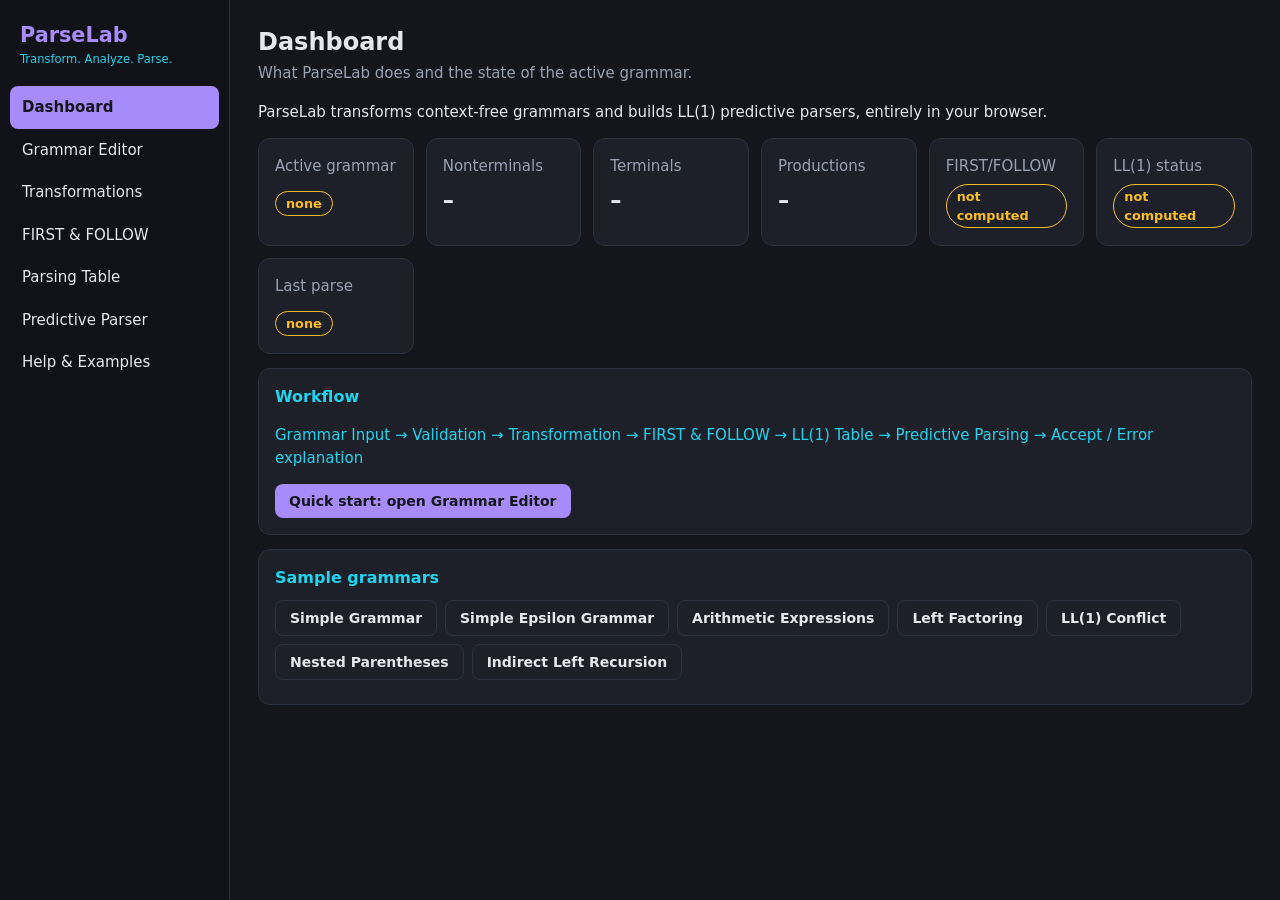
<file: index.html>
<!DOCTYPE html>
<html lang="en">
<head>
<meta charset="utf-8">
<meta name="viewport" content="width=device-width, initial-scale=1">
<title>ParseLab – Grammar Transformation &amp; Predictive Parsing</title>
<link rel="icon" href="assets/favicon.svg" type="image/svg+xml">
<link rel="stylesheet" href="styles.css">
</head>
<body>
<button id="menuBtn" class="btn ghost" aria-label="Toggle navigation">☰ Menu</button>
<nav id="sidebar" aria-label="Main navigation">
  <div class="brand">ParseLab<small>Transform. Analyze. Parse.</small></div>
  <button data-go="dashboard">Dashboard</button>
  <button data-go="editor">Grammar Editor</button>
  <button data-go="transform">Transformations</button>
  <button data-go="ff">FIRST &amp; FOLLOW</button>
  <button data-go="table">Parsing Table</button>
  <button data-go="parser">Predictive Parser</button>
  <button data-go="help">Help &amp; Examples</button>
</nav>
<main>
  <header><h1 id="title"></h1><p id="sub" class="muted"></p></header>
  <div id="toast" role="status" aria-live="polite"></div>

  <section id="dashboard"></section>

  <section id="editor" hidden>
    <div class="card">
      <label for="grammarText">Grammar (one production per line)</label>
      <textarea id="grammarText" rows="10" spellcheck="false"></textarea>
      <p class="muted">Use <code>-&gt;</code> or <code>→</code>, <code>|</code> for alternatives, <code>ε</code> or <code>epsilon</code> for empty. Names like <code>id</code>, <code>E'</code> are single symbols. Separate other symbols with spaces (<code>a b</code>, not <code>ab</code>). A nonterminal is any symbol on a left-hand side.</p>
      <div class="row"><label for="startSel">Start symbol</label><select id="startSel"></select>
      <button id="analyzeBtn" class="btn">Analyze Grammar</button><button id="clearBtn" class="btn ghost">Clear</button><button id="exampleBtn" class="btn ghost">Load Example</button></div>
      <div id="errors" role="alert" class="errbox"></div>
    </div>
    <div class="card"><h3>Examples</h3><div id="examples" class="row"></div></div>
  </section>

  <section id="transform" hidden>
    <div class="row">
      <button id="tImm" class="btn">Eliminate Immediate Left Recursion</button>
      <button id="tLeft" class="btn">Eliminate All Left Recursion</button>
      <button id="tFac" class="btn">Apply Left Factoring</button>
      <button id="tAll" class="btn">Apply All Transformations</button>
      <button id="tUse" class="btn good">Use Transformed Grammar</button>
      <button id="tRestore" class="btn ghost">Restore Original Grammar</button>
    </div>
    <div id="tfOut"></div>
  </section>

  <section id="ff" hidden><button id="computeBtn" class="btn">Compute FIRST &amp; FOLLOW</button><div id="ffOut"></div></section>
  <section id="table" hidden><button id="buildBtn" class="btn">Build Table</button><div id="tableOut"></div></section>

  <section id="parser" hidden>
    <div class="card"><label for="parseInput">Input tokens (separated by spaces)</label>
      <div class="row"><input id="parseInput" type="text" autocomplete="off" placeholder="id + id * id"><button id="parseBtn" class="btn">Parse</button></div></div>
    <div id="parseOut"></div>
  </section>

  <section id="help" hidden>
    <div class="card help">
      <h3>Concepts</h3>
      <p><b>CFG</b>: a set of rules <code>A -&gt; α</code> describing a language. <b>Nonterminals</b> (left-hand sides) get rewritten; <b>terminals</b> are the actual tokens. <b>ε</b> means "nothing".</p>
      <p><b>FIRST(α)</b>: terminals that can begin a string derived from α (plus ε if α can vanish). <b>FOLLOW(A)</b>: terminals that can appear right after A in some derivation; <code>$</code> marks end of input.</p>
      <p><b>Left recursion</b> (<code>A -&gt; A α</code>) makes a top-down parser expand A forever. It is removed by rewriting to <code>A -&gt; β A'</code>, <code>A' -&gt; α A' | ε</code>. <b>Left factoring</b> rewrites <code>S -&gt; a b | a c</code> into <code>S -&gt; a S'</code>, <code>S' -&gt; b | c</code> so one lookahead can decide.</p>
      <p><b>LL(1) table</b>: for each <code>A -&gt; α</code>, put it in <code>M[A, a]</code> for every a in FIRST(α); if ε is in FIRST(α), also for every b in FOLLOW(A). Two productions in one cell is an <b>LL(1) conflict</b>. The grammar may still be valid; it just needs transformation.</p>
      <p><b>Predictive parsing</b>: keep a stack starting with <code>$ Start</code>. Match terminals, expand nonterminals through the table, accept on <code>$</code> vs <code>$</code>.</p>
    </div>
    <div class="card"><h3>Try a sample</h3><div id="helpSamples" class="row"></div></div>
  </section>
</main>
<script src="app.js"></script>
<script>document.getElementById('helpSamples').innerHTML = document.getElementById('examples').innerHTML || '';
document.addEventListener('DOMContentLoaded',()=>{});
(function(){var h=document.getElementById('helpSamples');h.innerHTML=Object.keys(ParseLab.SAMPLES).map(function(k){return '<button class="btn ghost" data-sample="'+k+'">'+k+'</button>'}).join('');})();</script>
</body>
</html>
</file>
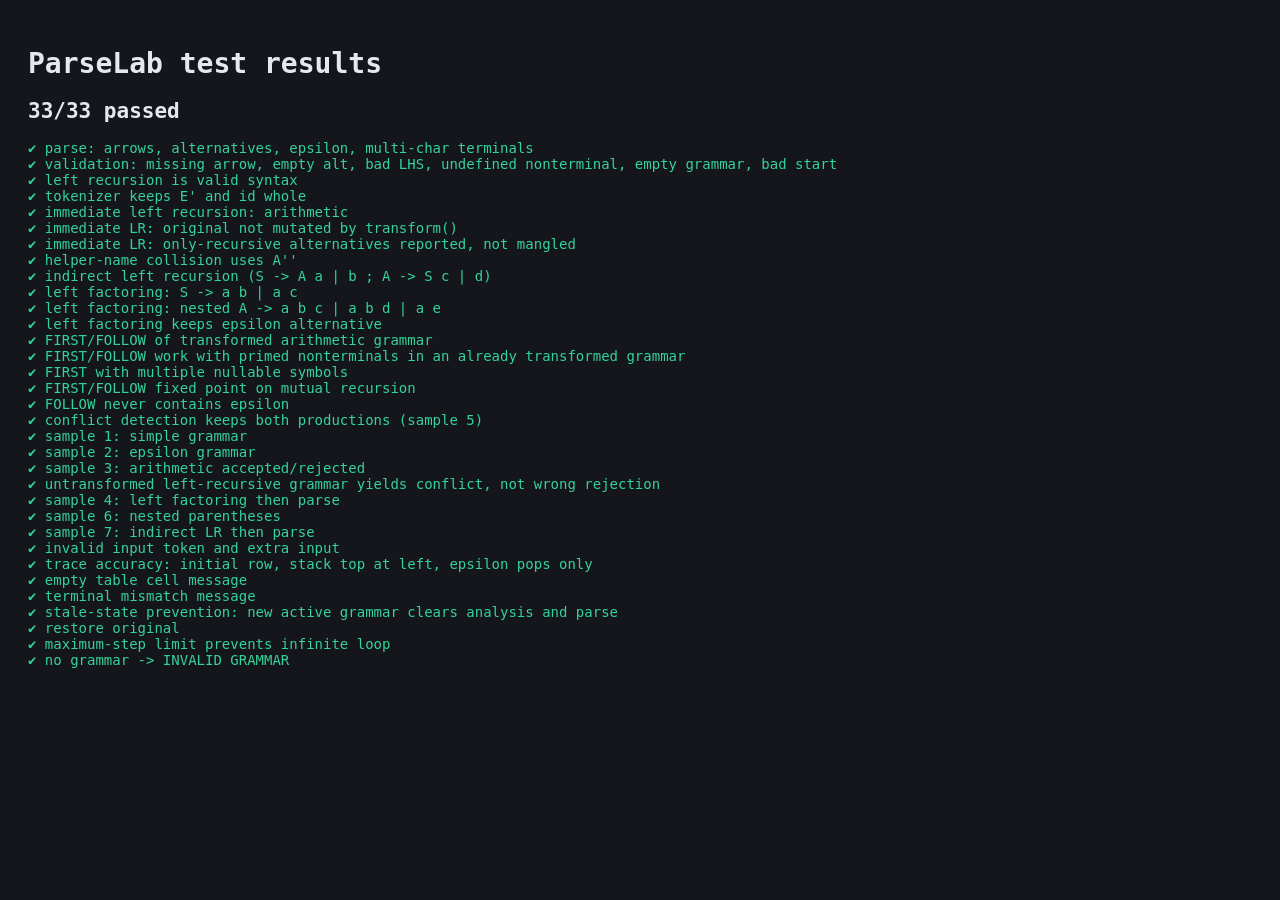
<file: test.html>
<!DOCTYPE html><html lang="en"><head><meta charset="utf-8"><title>ParseLab tests</title>
<style>body{font:14px monospace;background:#14161c;color:#e6e8ef;padding:20px}.p{color:#34d399}.f{color:#f87171}</style></head>
<body><h1>ParseLab test results</h1><div id="out"></div><script src="../app.js"></script><script src="test.js"></script></body></html>
</file>
<file: styles.css>
:root{--bg:#14161c;--panel:#1d2029;--line:#2d3240;--text:#e6e8ef;--mut:#9aa1b2;--pri:#a78bfa;--sec:#22d3ee;--ok:#34d399;--bad:#f87171;--warn:#fbbf24}
*{box-sizing:border-box}
body{margin:0;background:var(--bg);color:var(--text);font:15px/1.5 system-ui,-apple-system,"Segoe UI",Roboto,sans-serif;display:flex;min-height:100vh}
#sidebar{width:230px;background:#101218;border-right:1px solid var(--line);padding:16px 10px;position:sticky;top:0;height:100vh;flex-shrink:0}
.brand{font-size:1.3rem;font-weight:700;color:var(--pri);padding:4px 10px 18px}.brand small{display:block;font-size:.72rem;color:var(--sec);font-weight:400}
#sidebar button{display:block;width:100%;text-align:left;background:none;border:0;color:var(--text);padding:10px 12px;border-radius:8px;cursor:pointer;font:inherit}
#sidebar button:hover{background:var(--panel)}#sidebar button[aria-current=page]{background:var(--pri);color:#14161c;font-weight:600}
main{flex:1;min-width:0;padding:24px 28px;max-width:1300px}
h1{margin:0;font-size:1.5rem}h3{margin:0 0 10px;font-size:1rem;color:var(--sec)}header{margin-bottom:16px}header p{margin:2px 0}
.card{background:var(--panel);border:1px solid var(--line);border-radius:12px;padding:16px;margin-bottom:14px}
.grid{display:grid;grid-template-columns:repeat(auto-fit,minmax(150px,1fr));gap:12px;margin:14px 0}
.stat{display:flex;flex-direction:column;gap:6px;margin:0}.stat b{font-size:1.4rem}
.two{display:grid;grid-template-columns:1fr 1fr;gap:14px}.row{display:flex;flex-wrap:wrap;gap:8px;align-items:center;margin:8px 0}
.muted{color:var(--mut)}.flow{color:var(--sec)}.empty{color:var(--mut);font-style:italic}
textarea,input,select{width:100%;background:#12141a;color:var(--text);border:1px solid var(--line);border-radius:8px;padding:10px;font:14px/1.5 ui-monospace,Consolas,monospace}
select{width:auto}label{display:block;font-weight:600;margin-bottom:6px}.row label{margin:0}
.btn{background:var(--pri);color:#14161c;border:0;border-radius:8px;padding:9px 14px;font:600 14px system-ui;cursor:pointer}
.btn.ghost{background:transparent;color:var(--text);border:1px solid var(--line)}.btn.good{background:var(--ok)}.btn:hover{filter:brightness(1.1)}.btn:disabled{opacity:.4;cursor:not-allowed}
:focus-visible{outline:2px solid var(--sec);outline-offset:2px}
.code{background:#12141a;border:1px solid var(--line);border-radius:8px;padding:10px;overflow:auto;font:13px/1.6 ui-monospace,Consolas,monospace;margin:6px 0}
code{background:#12141a;padding:1px 5px;border-radius:4px;font-family:ui-monospace,Consolas,monospace}
.scroll{overflow:auto;max-width:100%}table{border-collapse:collapse;width:100%;font:13px ui-monospace,Consolas,monospace}
th,td{border:1px solid var(--line);padding:6px 10px;text-align:left;white-space:nowrap;vertical-align:top}th{background:#252937}
td.conf{background:rgba(248,113,113,.2);outline:1px solid var(--bad)}tr.cur td{background:rgba(167,139,250,.2)}
.badge{display:inline-block;padding:2px 10px;border-radius:99px;font-size:.8rem;font-weight:600;border:1px solid}
.badge.ok{color:var(--ok);border-color:var(--ok)}.badge.bad{color:var(--bad);border-color:var(--bad)}.badge.warn{color:var(--warn);border-color:var(--warn)}
.errbox:not(:empty){border:1px solid var(--bad);color:var(--bad);border-radius:8px;padding:6px 10px;margin-top:8px}.errbox ul{margin:4px 0;padding-left:18px}
.warnbox{border:1px solid var(--warn);color:var(--warn);border-radius:8px;padding:8px 12px;margin:8px 0}
.steps{padding-left:20px}.steps li{margin-bottom:10px}.help p{max-width:80ch}
#toast{position:fixed;right:16px;bottom:16px;max-width:380px;padding:10px 14px;border-radius:8px;background:var(--panel);border:1px solid var(--line);opacity:0;pointer-events:none;transition:opacity .2s;z-index:9}
#toast.show{opacity:1}#toast.ok{border-color:var(--ok)}#toast.bad{border-color:var(--bad)}
#menuBtn{display:none}
@media(max-width:800px){body{display:block}#menuBtn{display:block;position:fixed;top:8px;left:8px;z-index:20;background:var(--panel)}
#sidebar{position:fixed;left:-240px;top:0;z-index:15;transition:left .2s}#sidebar.open{left:0}main{padding:56px 14px 20px}.two{grid-template-columns:1fr}}
</file>
